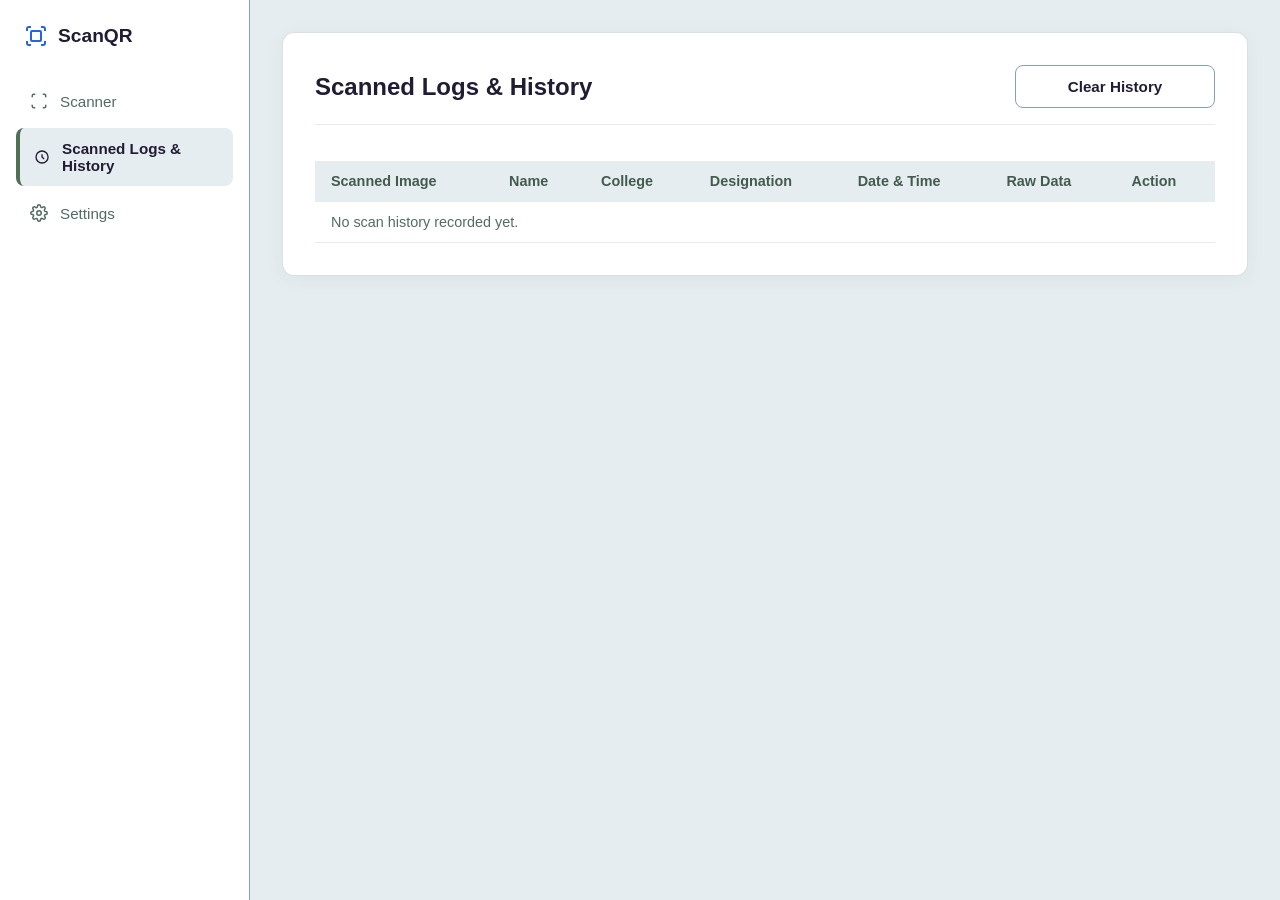
<file: logs.html>
<!DOCTYPE html>
<html lang="en">
<head>
    <meta charset="UTF-8">
    <meta name="viewport" content="width=device-width, initial-scale=1.0">
    <title>ScanQR - History Logs</title>
    <link rel="stylesheet" href="main.css">
</head>
<body>

    <div class="app-layout">
        <!-- Sidebar Navigation -->
        <aside class="sidebar">
            <div class="sidebar-brand">
                <svg width="24" height="24" viewBox="0 0 24 24" fill="none" stroke="#2563eb" stroke-width="2"><path d="M3 7V5a2 2 0 0 1 2-2h2M17 3h2a2 2 0 0 1 2 2v2M21 17v2a2 2 0 0 1-2 2h-2M7 21H5a2 2 0 0 1-2-2v-2"/><rect x="7" y="7" width="10" height="10" rx="1"/></svg>
                <span>ScanQR</span>
            </div>

            <nav class="sidebar-nav">
                <a href="index.html" class="nav-item">
                    <svg width="18" height="18" viewBox="0 0 24 24" fill="none" stroke="currentColor" stroke-width="2"><path d="M3 7V5a2 2 0 0 1 2-2h2M17 3h2a2 2 0 0 1 2 2v2M21 17v2a2 2 0 0 1-2 2h-2M7 21H5a2 2 0 0 1-2-2v-2"/></svg>
                    <span>Scanner</span>
                </a>
                <a href="logs.html" class="nav-item active">
                    <svg width="18" height="18" viewBox="0 0 24 24" fill="none" stroke="currentColor" stroke-width="2"><path d="M12 8v4l3 3m6-3a9 9 0 1 1-18 0 9 9 0 0 1 18 0z"/></svg>
                    <span>Scanned Logs & History</span>
                </a>
                <a href="settings.html" class="nav-item">
                    <svg width="18" height="18" viewBox="0 0 24 24" fill="none" stroke="currentColor" stroke-width="2"><circle cx="12" cy="12" r="3"/><path d="M19.4 15a1.65 1.65 0 0 0 .33 1.82l.06.06a2 2 0 0 1 0 2.83 2 2 0 0 1-2.83 0l-.06-.06a1.65 1.65 0 0 0-1.82-.33 1.65 1.65 0 0 0-1 1.51V21a2 2 0 0 1-2 2 2 2 0 0 1-2-2v-.09A1.65 1.65 0 0 0 9 19.4a1.65 1.65 0 0 0-1.82.33l-.06.06a2 2 0 0 1-2.83 0 2 2 0 0 1 0-2.83l.06-.06a1.65 1.65 0 0 0 .33-1.82 1.65 1.65 0 0 0-1.51-1H3a2 2 0 0 1-2-2 2 2 0 0 1 2-2h.09A1.65 1.65 0 0 0 4.6 9a1.65 1.65 0 0 0-.33-1.82l-.06-.06a2 2 0 0 1 0-2.83 2 2 0 0 1 2.83 0l.06.06a1.65 1.65 0 0 0 1.82.33H9a1.65 1.65 0 0 0 1-1.51V3a2 2 0 0 1 2-2 2 2 0 0 1 2 2v.09a1.65 1.65 0 0 0 1 1.51 1.65 1.65 0 0 0 1.82-.33l.06-.06a2 2 0 0 1 2.83 0 2 2 0 0 1 0 2.83l-.06.06a1.65 1.65 0 0 0-.33 1.82V9a1.65 1.65 0 0 0 1.51 1H21a2 2 0 0 1 2 2 2 2 0 0 1-2 2h-.09a1.65 1.65 0 0 0-1.51 1z"/></svg>
                    <span>Settings</span>
                </a>
            </nav>
        </aside>

        <!-- Main Workspace -->
        <main class="main-content">
            <div class="main-card page-card">
                <div class="page-header">
                    <h2>Scanned Logs & History</h2>
                    <button class="btn btn-outline" id="clearHistoryBtn">Clear History</button>
                </div>

                <div class="logs-container">
                    <table class="logs-table">
                        <thead>
                            <tr>
                                <th>Scanned Image</th>
                                <th>Name</th>
                                <th>College</th>
                                <th>Designation</th>
                                <th>Date & Time</th>
                                <th>Raw Data</th>
                                <th>Action</th>
                            </tr>
                        </thead>
                        <tbody id="logsTableBody">
                            <!-- Populated dynamically from main.js -->
                        </tbody>
                    </table>
                </div>
            </div>
        </main>
    </div>

    <script src="main.js"></script>
</body>
</html>
</file>
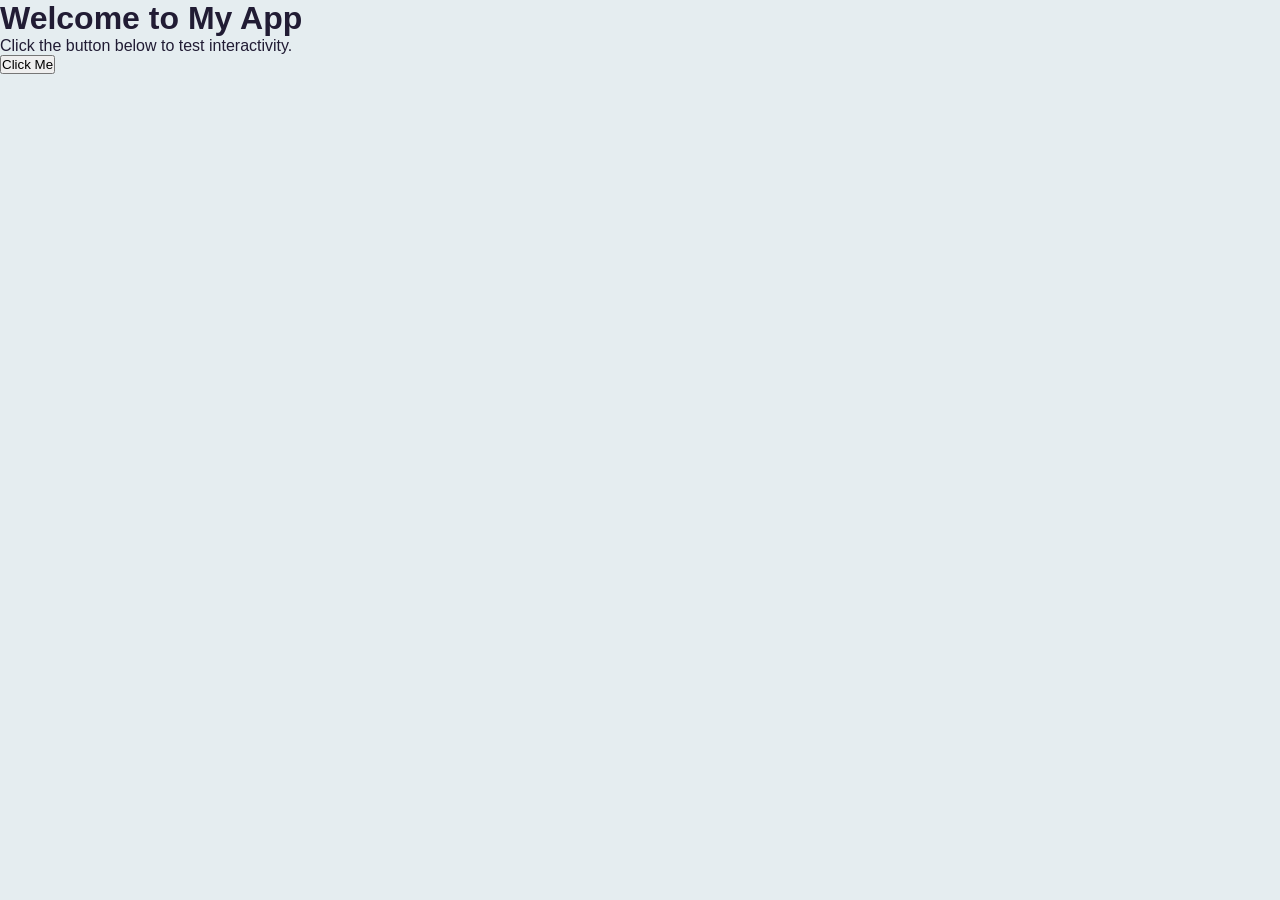
<file: main.html>
<!DOCTYPE html>
<html lang="en">
<head>
  <meta charset="UTF-8">
  <meta name="viewport" content="width=device-width, initial-scale=1.0">
  <title>App Template</title>
  <link rel="stylesheet" href="main.css">
</head>
<body>
  <header>
    <h1>Welcome to My App</h1>
  </header>

  <main id="app">
    <p id="message">Click the button below to test interactivity.</p>
    <button id="actionBtn">Click Me</button>
  </main>

  <script src="main.js"></script>
</body>
</html>
</file>
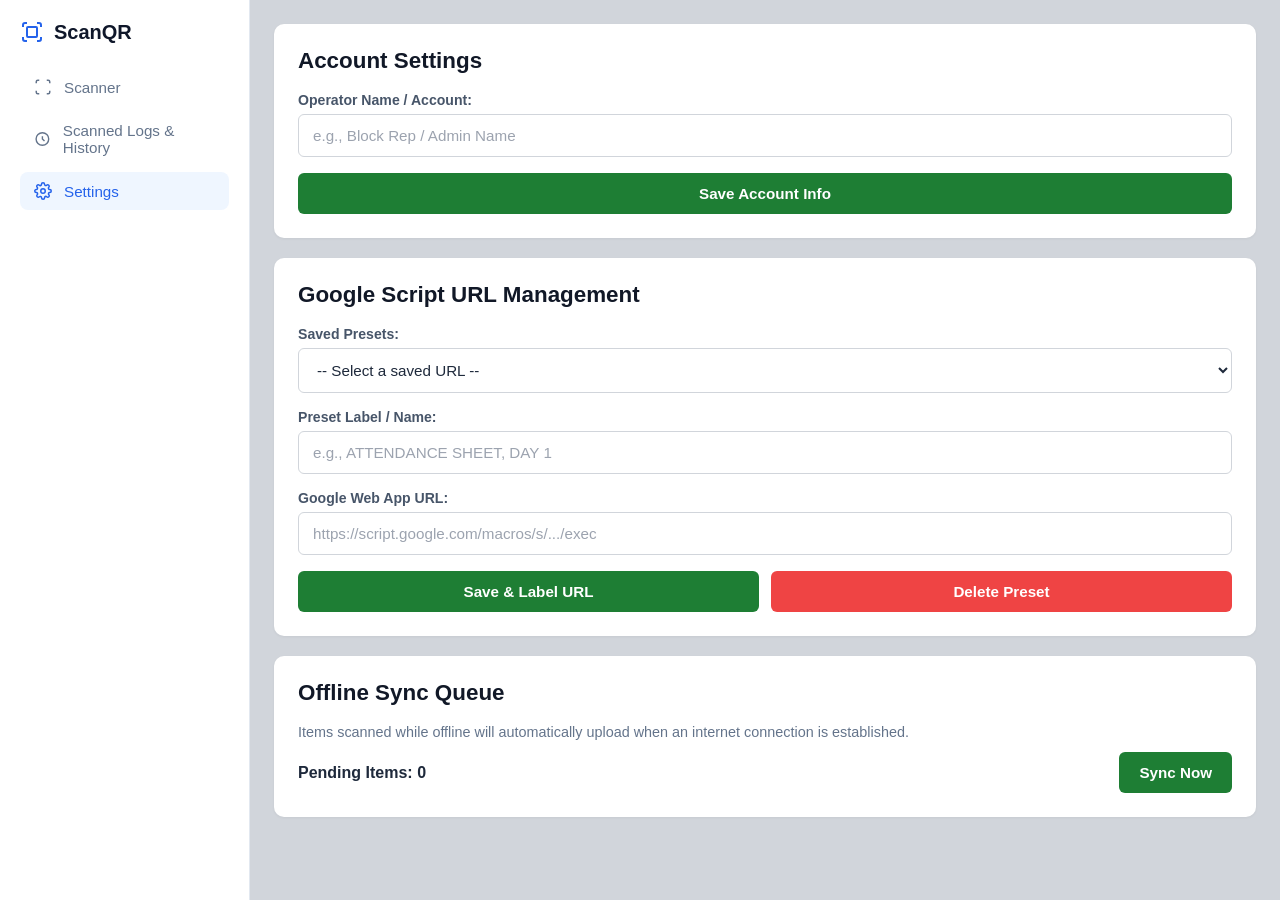
<file: settings.html>
<!DOCTYPE html>
<html lang="en">
<head>
    <meta charset="UTF-8">
    <meta name="viewport" content="width=device-width, initial-scale=1.0">
    <title>ScanQR - Settings</title>
    <link rel="stylesheet" href="settings.css">
</head>
<body>

    <div class="app-layout">
        <!-- Sidebar Navigation -->
        <aside class="sidebar">
            <div class="sidebar-brand">
                <svg width="24" height="24" viewBox="0 0 24 24" fill="none" stroke="#2563eb" stroke-width="2"><path d="M3 7V5a2 2 0 0 1 2-2h2M17 3h2a2 2 0 0 1 2 2v2M21 17v2a2 2 0 0 1-2 2h-2M7 21H5a2 2 0 0 1-2-2v-2"/><rect x="7" y="7" width="10" height="10" rx="1"/></svg>
                <span>ScanQR</span>
            </div>

            <nav class="sidebar-nav">
                <a href="index.html" class="nav-item">
                    <svg width="18" height="18" viewBox="0 0 24 24" fill="none" stroke="currentColor" stroke-width="2"><path d="M3 7V5a2 2 0 0 1 2-2h2M17 3h2a2 2 0 0 1 2 2v2M21 17v2a2 2 0 0 1-2 2h-2M7 21H5a2 2 0 0 1-2-2v-2"/></svg>
                    <span>Scanner</span>
                </a>
                <a href="logs.html" class="nav-item">
                    <svg width="18" height="18" viewBox="0 0 24 24" fill="none" stroke="currentColor" stroke-width="2"><path d="M12 8v4l3 3m6-3a9 9 0 1 1-18 0 9 9 0 0 1 18 0z"/></svg>
                    <span>Scanned Logs & History</span>
                </a>
                <a href="settings.html" class="nav-item active">
                    <svg width="18" height="18" viewBox="0 0 24 24" fill="none" stroke="currentColor" stroke-width="2"><circle cx="12" cy="12" r="3"/><path d="M19.4 15a1.65 1.65 0 0 0 .33 1.82l.06.06a2 2 0 0 1 0 2.83 2 2 0 0 1-2.83 0l-.06-.06a1.65 1.65 0 0 0-1.82-.33 1.65 1.65 0 0 0-1 1.51V21a2 2 0 0 1-2 2 2 2 0 0 1-2-2v-.09A1.65 1.65 0 0 0 9 19.4a1.65 1.65 0 0 0-1.82.33l-.06.06a2 2 0 0 1-2.83 0 2 2 0 0 1 0-2.83l.06-.06a1.65 1.65 0 0 0 .33-1.82 1.65 1.65 0 0 0-1.51-1H3a2 2 0 0 1-2-2 2 2 0 0 1 2-2h.09A1.65 1.65 0 0 0 4.6 9a1.65 1.65 0 0 0-.33-1.82l-.06-.06a2 2 0 0 1 0-2.83 2 2 0 0 1 2.83 0l.06.06a1.65 1.65 0 0 0 1.82.33H9a1.65 1.65 0 0 0 1-1.51V3a2 2 0 0 1 2-2 2 2 0 0 1 2 2v.09a1.65 1.65 0 0 0 1 1.51 1.65 1.65 0 0 0 1.82-.33l.06-.06a2 2 0 0 1 2.83 0 2 2 0 0 1 0 2.83l-.06.06a1.65 1.65 0 0 0-.33 1.82V9a1.65 1.65 0 0 0 1.51 1H21a2 2 0 0 1 2 2 2 2 0 0 1-2 2h-.09a1.65 1.65 0 0 0-1.51 1z"/></svg>
                    <span>Settings</span>
                </a>
            </nav>
        </aside>

        <!-- Main Workspace -->
        <main class="main-content">
            
            <!-- Section 1: Account Settings -->
            <div class="settings-card">
                <h2>Account Settings</h2>
                <div class="form-group">
                    <label for="operatorName">Operator Name / Account:</label>
                    <input type="text" id="operatorName" placeholder="e.g., Block Rep / Admin Name" />
                </div>
                <button type="button" id="saveAccountBtn" class="btn btn-green btn-full">Save Account Info</button>
            </div>

            <!-- Section 2: Google Script URL Management -->
            <div class="settings-card">
                <h2>Google Script URL Management</h2>
                
                <div class="form-group">
                    <label for="savedPresetsSelect">Saved Presets:</label>
                    <select id="savedPresetsSelect">
                        <option value="">-- Select a saved URL --</option>
                    </select>
                </div>

                <div class="form-group">
                    <label for="presetLabel">Preset Label / Name:</label>
                    <input type="text" id="presetLabel" placeholder="e.g., ATTENDANCE SHEET, DAY 1" />
                </div>

                <div class="form-group">
                    <label for="webAppUrl">Google Web App URL:</label>
                    <input type="url" id="webAppUrl" placeholder="https://script.google.com/macros/s/.../exec" />
                </div>

                <div class="button-row">
                    <button type="button" id="savePresetBtn" class="btn btn-green">Save & Label URL</button>
                    <button type="button" id="deletePresetBtn" class="btn btn-danger">Delete Preset</button>
                </div>
            </div>
            <!-- Section 3: Offline Queue Status -->
<div class="settings-card">
    <h2>Offline Sync Queue</h2>
    <p style="color: #64748b; font-size: 0.9rem; margin-bottom: 12px;">
        Items scanned while offline will automatically upload when an internet connection is established.
    </p>
    <div style="display: flex; align-items: center; justify-content: space-between;">
        <span id="queueStatusText" style="font-weight: 600; color: #1e293b;">Pending Items: 0</span>
        <button type="button" id="manualSyncBtn" class="btn btn-green">Sync Now</button>
    </div>
</div>

        </main>
    </div>

    <script src="settings.js"></script>
</body>
</html>
</file>
<file: main.css>
/* ==========================================================================
   PALETTE VARIABLES
   ========================================================================== */
:root {
    --color-light-green-1: #A9CD9E;
    --color-light-green-2: #61dc3f;
    --color-dark-green-1:  #211c34;
    --color-bg-light:      #E5EDF0;
    --color-sage-1:        #6F866C;
    --color-sage-2:        #435B4D;
    --color-forest:        #506F57;
    --color-slate-green:   #84A3A6;
    --color-dark-slate:    #526B65;
    
    --color-danger:        #D9534F;
    --color-danger-hover:  #C9302C;
}

* {
    box-sizing: border-box;
    margin: 0;
    padding: 0;
    font-family: -apple-system, BlinkMacSystemFont, "Segoe UI", Roboto, Helvetica, Arial, sans-serif;
}

body {
    background-color: var(--color-bg-light);
    color: var(--color-dark-green-1);
    min-height: 100vh;
}

/* App Dashboard Layout */
.app-layout {
    display: flex;
    min-height: 100vh;
}

/* Sidebar Styles */
.sidebar {
    width: 250px;
    background-color: #ffffff;
    border-right: 1px solid var(--color-slate-green);
    padding: 24px 16px;
    display: flex;
    flex-direction: column;
    gap: 32px;
}

.sidebar-brand {
    display: flex;
    align-items: center;
    gap: 10px;
    font-weight: 700;
    font-size: 1.2rem;
    color: var(--color-dark-green-1);
    padding-left: 8px;
}

.sidebar-nav {
    display: flex;
    flex-direction: column;
    gap: 6px;
}

.nav-item {
    display: flex;
    align-items: center;
    gap: 12px;
    padding: 12px 14px;
    border-radius: 8px;
    color: var(--color-dark-slate);
    text-decoration: none;
    font-size: 0.95rem;
    font-weight: 500;
    transition: all 0.2s ease;
}

.nav-item:hover {
    background-color: var(--color-bg-light);
    color: var(--color-dark-green-1);
}

.nav-item.active {
    background-color: var(--color-bg-light);
    color: var(--color-dark-green-1);
    font-weight: 600;
    border-left: 4px solid var(--color-forest);
}
.sidebar-nav .install-btn {
    width: 100%;
    background: transparent;
    border: none;
    cursor: pointer;
    color: inherit;
    font-size: inherit;
    font-family: inherit;
    text-align: left;
}
/* Main Workspace */
.main-content {
    flex: 1;
    padding: 32px;
    display: flex;
    justify-content: center;
    align-items: flex-start;
}

.main-card {
    background: #ffffff;
    width: 100%;
    max-width: 1000px;
    border-radius: 12px;
    border: 1px solid rgba(82, 107, 101, 0.2);
    box-shadow: 0 4px 20px rgba(28, 52, 44, 0.05);
    overflow: hidden;
    display: flex;
    flex-direction: column;
}

.page-card {
    padding: 32px;
}

.page-header {
    display: flex;
    justify-content: space-between;
    align-items: center;
    margin-bottom: 24px;
    border-bottom: 1px solid var(--color-bg-light);
    padding-bottom: 16px;
}

/* Tabs Top Bar */
.top-bar {
    display: flex;
    justify-content: space-between;
    align-items: center;
    padding: 0 24px;
    border-bottom: 1px solid var(--color-bg-light);
    background: #ffffff;
}

.tab-group {
    display: flex;
    gap: 16px;
}

.tab-btn {
    display: flex;
    align-items: center;
    gap: 8px;
    padding: 16px 8px;
    border: none;
    background: transparent;
    color: var(--color-dark-slate);
    font-weight: 500;
    font-size: 0.95rem;
    cursor: pointer;
    position: relative;
    transition: color 0.2s ease;
}

.tab-btn.active {
    color: var(--color-dark-green-1);
    font-weight: 600;
}

.tab-btn.active::after {
    content: '';
    position: absolute;
    bottom: -1px;
    left: 0;
    right: 0;
    height: 3px;
    background-color: var(--color-forest);
    border-radius: 3px 3px 0 0;
}

.tab-btn .icon-box {
    display: flex;
    align-items: center;
    justify-content: center;
    padding: 4px;
    border-radius: 6px;
    background: var(--color-bg-light);
    color: var(--color-sage-2);
}

.tab-btn.active .icon-box {
    background: var(--color-light-green-1);
    color: var(--color-dark-green-1);
}

.privacy-tag {
    font-size: 0.85rem;
    color: var(--color-dark-slate);
}

/* Content Body */
.content-body {
    display: flex;
    padding: 24px;
    gap: 24px;
}

.left-panel, .right-panel {
    flex: 1;
    display: flex;
    flex-direction: column;
}

.right-panel {
    border-left: 1px solid var(--color-bg-light);
    padding-left: 24px;
}

/* Panel Display Controls */
.view-panel {
    display: flex;
    flex-direction: column;
    gap: 16px;
    height: 100%;
}

.view-panel[hidden] {
    display: none !important;
}

/* --- FULL & RESPONSIVE CAMERA VIEW --- */
.preview-box {
    position: relative;
    width: 100%;
    min-height: 320px;
    height: 100%;
    aspect-ratio: 4 / 3;
    background-color: var(--color-dark-green-1);
    border-radius: 12px;
    overflow: hidden;
    display: flex;
    align-items: center;
    justify-content: center;
}

/* --- Preview Box & Dropzone Containers --- */
.preview-box, 
.drop-zone {
    position: relative;
    width: 100%;
    height: 320px;
    background-color: var(--color-dark-green-1);
    border-radius: 12px;
    border: 1px solid var(--color-slate-green);
    overflow: hidden;
    display: flex;
    align-items: center;
    justify-content: center;
}

/* --- FORCE VIDEO TO FILL THE ENTIRE PREVIEW BOX --- */
.preview-box video {
    position: absolute;
    top: 0;
    left: 0;
    width: 100% !important;
    height: 100% !important;
    object-fit: cover !important;
    z-index: 1;
}

/* --- CAMERA OFF STATE CONTAINER --- */
.camera-off-state {
    position: absolute;
    inset: 0;
    width: 100%;
    height: 100%;
    display: flex;
    flex-direction: column;
    align-items: center;
    justify-content: center;
    background-color: var(--color-bg-light);
    color: var(--color-dark-slate);
    z-index: 2;
}

/* --- DROP ZONE STYLES --- */
.drop-zone {
    border: 1.5px dashed var(--color-slate-green);
    background-color: var(--color-bg-light);
    cursor: pointer;
    flex-direction: column;
    gap: 8px;
    transition: all 0.2s ease;
}
.upload-icon-wrapper { margin-bottom: 8px; }
.formats-text { font-size: 0.8rem; color: var(--color-dark-slate); }

#video { width: 100%; height: 100%; object-fit: cover;}

/* Bounding Box Overlay */
.qr-bounding-box {
    position: absolute;
    pointer-events: none;
    z-index: 10;
    transition: all 0.1s ease-out;
    box-shadow: inset 0 0 12px rgba(132, 175, 120, 0.4);
}

.qr-bounding-box .corner {
    position: absolute; 
    width: 24px; 
    height: 24px; 
    border-color: var(--color-light-green-1); 
    border-style: solid;
}

.qr-bounding-box .top-left { top: -2px; left: -2px; border-width: 4px 0 0 4px; }
.qr-bounding-box .top-right { top: -2px; right: -2px; border-width: 4px 4px 0 0; }
.qr-bounding-box .bottom-left { bottom: -2px; left: -2px; border-width: 0 0 4px 4px; }
.qr-bounding-box .bottom-right { bottom: -2px; right: -2px; border-width: 0 4px 4px 0; }

.laser-line {
    position: absolute; 
    top: 0; 
    left: 0; 
    width: 100%; 
    height: 3px;
    background: var(--color-light-green-1);
    box-shadow: 0 0 8px var(--color-light-green-1);
    animation: scanLaser 2s infinite ease-in-out;
}

@keyframes scanLaser {
    0% { top: 0%; } 50% { top: 100%; } 100% { top: 0%; }
}

.placeholder-state { display: flex; flex-direction: column; align-items: center; gap: 8px; }
.off-title { color: var(--color-sage-2); font-size: 0.9rem; font-weight: 500; }
.off-title.bold { color: var(--color-dark-green-1); font-weight: 600; font-size: 1.05rem; }
.off-sub { color: var(--color-dark-slate); font-size: 0.85rem; }

/* Control Buttons */
.camera-controls, .image-controls { display: flex; gap: 12px; }

.btn {
    padding: 12px 20px;
    border-radius: 8px;
    font-size: 0.95rem;
    font-weight: 600;
    cursor: pointer;
    border: none;
    display: flex;
    align-items: center;
    justify-content: center;
    gap: 8px;
    text-decoration: none;
    transition: background-color 0.2s ease, transform 0.1s ease;
}

.btn:active {
    transform: scale(0.98);
}

.btn-primary { 
    background-color: var(--color-forest); 
    color: #ffffff; 
    flex: 1; 
}
.btn-primary:hover { 
    background-color: var(--color-sage-2); 
}

.btn-outline { 
    background-color: #ffffff; 
    border: 1px solid var(--color-slate-green); 
    color: var(--color-dark-green-1); 
    flex: 1; 
    max-width: 200px;
    width: 100%;
}
.btn-outline:hover { 
    background-color: var(--color-bg-light); 
}

.btn-icon { 
    background: #ffffff; 
    border: 1px solid var(--color-slate-green); 
    color: var(--color-dark-slate); 
    width: 46px; 
    padding: 0; 
}
.btn-icon:hover {
    background-color: var(--color-bg-light);
    color: var(--color-dark-green-1);
}
.btn-icon:disabled { opacity: 0.5; cursor: not-allowed; }

.camera-select-wrapper { margin-top: 4px; }
.camera-dropdown {
    padding: 8px 12px;
    border: 1px solid var(--color-slate-green);
    border-radius: 6px;
    font-size: 0.85rem;
    color: var(--color-dark-green-1);
    background-color: #ffffff;
    outline: none;
}

.camera-dropdown:focus {
    border-color: var(--color-forest);
}

/* Results Display */
.result-header { display: flex; justify-content: space-between; align-items: center; }
.result-header h2 { font-size: 1.1rem; color: var(--color-dark-green-1); font-weight: 600; }

.btn-history {
    background: var(--color-bg-light);
    border: 1px solid var(--color-slate-green);
    padding: 6px 12px;
    border-radius: 6px;
    font-size: 0.85rem;
    color: var(--color-dark-green-1);
    text-decoration: none;
    display: flex;
    align-items: center;
    gap: 6px;
}
.btn-history:hover {
    background-color: #ffffff;
}

.badge-dot { width: 8px; height: 8px; background-color: var(--color-light-green-2); border-radius: 50%; }

.status-indicator { display: flex; align-items: center; gap: 8px; margin-top: 12px; font-size: 0.85rem; color: var(--color-dark-slate); }
.status-dot { width: 6px; height: 6px; background-color: var(--color-slate-green); border-radius: 50%; }
.status-indicator.active .status-dot { background-color: var(--color-light-green-2); }

.result-display-area {
    margin-top: 16px;
    height: 290px;
    background-color: var(--color-bg-light);
    border: 1px solid var(--color-slate-green);
    border-radius: 8px;
    padding: 16px;
    color: var(--color-dark-green-1);
    font-size: 0.95rem;
    word-break: break-all;
    overflow-y: auto;
}

.placeholder-text { color: var(--color-dark-slate); font-style: italic; }

.btn-primary-light { 
    margin-top: 16px; 
    background-color: var(--color-sage-1); 
    color: #ffffff; 
    width: 100%; 
    padding: 14px; 
}
.btn-primary-light:hover {
    background-color: var(--color-sage-2);
}
.btn-primary-light:disabled { 
    background-color: var(--color-slate-green); 
    cursor: not-allowed; 
    opacity: 0.7;
}

/* Footer */
.app-footer {
    padding: 12px 24px;
    background: #ffffff;
    border-top: 1px solid var(--color-bg-light);
    font-size: 0.8rem;
    color: var(--color-dark-slate);
    display: flex;
    align-items: center;
    gap: 8px;
}

/* History Logs Table Styles */
.logs-table {
    width: 100%;
    border-collapse: collapse;
    margin-top: 12px;
}

.logs-table th, .logs-table td {
    padding: 12px 16px;
    text-align: left;
    border-bottom: 1px solid var(--color-bg-light);
    font-size: 0.9rem;
}

.logs-table th {
    background-color: var(--color-bg-light);
    color: var(--color-sage-2);
    font-weight: 600;
}

.empty-msg {
    text-align: center;
    color: var(--color-dark-slate);
    padding: 24px;
}

/* Settings Settings Styles */
.settings-list {
    display: flex;
    flex-direction: column;
    gap: 20px;
}

.setting-item {
    display: flex;
    justify-content: space-between;
    align-items: center;
    padding-bottom: 16px;
    border-bottom: 1px solid var(--color-bg-light);
}

.setting-item h4 { font-size: 0.95rem; color: var(--color-dark-green-1); margin-bottom: 4px; }
.setting-item p { font-size: 0.85rem; color: var(--color-dark-slate); }

.toggle-checkbox {
    width: 20px;
    height: 20px;
    accent-color: var(--color-forest);
    cursor: pointer;
}

/* Log Table Image & Tag Styles */
.log-thumb-img {
    width: 48px;
    height: 48px;
    object-fit: cover;
    border-radius: 6px;
    border: 1px solid var(--color-slate-green);
    display: block;
}

.log-no-img {
    width: 48px;
    height: 48px;
    border-radius: 6px;
    background-color: var(--color-bg-light);
    color: var(--color-dark-slate);
    font-size: 0.7rem;
    display: flex;
    align-items: center;
    justify-content: center;
    text-align: center;
}

.badge-college {
    background-color: var(--color-light-green-1);
    color: var(--color-dark-green-1);
    padding: 3px 8px;
    border-radius: 4px;
    font-weight: 600;
    font-size: 0.8rem;
    display: inline-block;
}

.raw-data-cell {
    max-width: 180px;
    white-space: nowrap;
    overflow: hidden;
    text-overflow: ellipsis;
    color: var(--color-dark-slate);
    font-size: 0.82rem;
}

.btn-sm {
    padding: 6px 12px;
    font-size: 0.8rem;
}

/* --- TOAST NOTIFICATION STYLES --- */
.toast-container {
    position: fixed;
    top: 20px;
    right: 20px;
    z-index: 9999;
    display: flex;
    flex-direction: column;
    gap: 10px;
}

.toast {
    display: flex;
    align-items: center;
    gap: 10px;
    padding: 12px 20px;
    border-radius: 8px;
    color: #ffffff;
    font-weight: 600;
    font-size: 0.95rem;
    box-shadow: 0 10px 15px -3px rgba(28, 52, 44, 0.2);
    transform: translateX(120%);
    transition: transform 0.3s cubic-bezier(0.175, 0.885, 0.32, 1.275);
}

.toast.show {
    transform: translateX(0);
}

.toast-success {
    background-color: var(--color-forest);
    border: 1px solid var(--color-light-green-1);
}

.toast-error {
    background-color: var(--color-danger);
}

/* ==========================================================================
   RESPONSIVE MEDIA QUERIES
   ========================================================================== */

/* 1. Large Desktops & Wide Monitors (min-width: 1200px) */
@media screen and (min-width: 1200px) {
    .main-content {
        max-width: 1200px;
        margin: 0 auto;
    }
}

/* 2. Tablets & Small Laptops (max-width: 992px) */
@media screen and (max-width: 992px) {
    .app-layout {
        flex-direction: column;
    }

    /* Sidebar converts into a top navigation bar */
    .sidebar {
        width: 100%;
        height: auto;
        padding: 12px 20px;
        flex-direction: row;
        align-items: center;
        justify-content: space-between;
        position: sticky;
        top: 0;
        z-index: 100;
    }

    .sidebar-brand {
        margin-bottom: 0;
    }

    .sidebar-nav {
        flex-direction: row;
        gap: 8px;
    }

    .nav-item {
        padding: 8px 12px;
        font-size: 0.85rem;
    }

    .main-content {
        padding: 16px;
        width: 100%;
    }
    
    .content-body {
        flex-direction: column;
        padding: 24px;
        gap: 24px;
    }

    .preview-box, 
    .drop-zone {
        height: 320px;
    }
}

/* 3. Mobile Devices / Smartphones (max-width: 768px) */
@media screen and (max-width: 768px) {
    .page-header {
        flex-direction: column;
        align-items: flex-start;
        gap: 10px;
    }

    .preview-box, 
    .drop-zone {
        height: 280px;
    }

    .logs-container {
        overflow-x: auto;
        -webkit-overflow-scrolling: touch;
    }

    .logs-table {
        min-width: 600px;
        font-size: 0.85rem;
    }

    .toast-container {
        top: 10px;
        right: 10px;
        left: 10px;
    }

    .toast {
        width: 100%;
        justify-content: center;
        box-sizing: border-box;
    }
}

/* 4. Small Mobile Phones (max-width: 480px) */
@media screen and (max-width: 480px) {
    .sidebar {
        flex-direction: column;
        gap: 10px;
        padding: 10px;
        position: sticky;
    }

    .sidebar-nav {
        width: 100%;
        justify-content: space-around;
    }

    .nav-item span {
        font-size: 0.75rem;
    }

    .preview-box, 
    .drop-zone {
        height: 240px;
    }

    .btn {
        width: 100%;
        justify-content: center;
    }
}
</file>
<file: settings.css>
/* ==========================================================================
   SETTINGS PAGE STYLES (MATCHING MAIN THEME)
   ========================================================================== */

* {
    box-sizing: border-box;
    margin: 0;
    padding: 0;
    font-family: -apple-system, BlinkMacSystemFont, "Segoe UI", Roboto, Helvetica, Arial, sans-serif;
}

body {
    background-color: #d1d5db; /* Neutral grayish background */
    color: #1e293b;
    min-height: 100vh;
}

/* Layout Grid */
.app-layout {
    display: flex;
    min-height: 100vh;
}

/* Sidebar Styles */
.sidebar {
    width: 250px;
    background-color: #ffffff;
    border-right: 1px solid #e2e8f0;
    padding: 20px;
    display: flex;
    flex-direction: column;
    flex-shrink: 0;
}

.sidebar-brand {
    display: flex;
    align-items: center;
    gap: 10px;
    font-size: 1.25rem;
    font-weight: 700;
    color: #0f172a;
    margin-bottom: 24px;
}

.sidebar-nav {
    display: flex;
    flex-direction: column;
    gap: 6px;
}

.nav-item {
    display: flex;
    align-items: center;
    gap: 12px;
    padding: 10px 14px;
    border-radius: 8px;
    color: #64748b;
    text-decoration: none;
    font-weight: 500;
    font-size: 0.95rem;
    transition: all 0.2s ease;
}

.nav-item:hover {
    background-color: #f1f5f9;
    color: #0f172a;
}

.nav-item.active {
    background-color: #eff6ff;
    color: #2563eb;
}

/* Main Content Wrapper */
.main-content {
    flex: 1;
    padding: 24px;
    display: flex;
    flex-direction: column;
    gap: 20px;
    max-width: 900px;
}

/* Cards */
.settings-card {
    background-color: #ffffff;
    border-radius: 10px;
    padding: 24px;
    box-shadow: 0 1px 3px rgba(0, 0, 0, 0.05);
}

.settings-card h2 {
    font-size: 1.4rem;
    font-weight: 800;
    color: #111827;
    margin-bottom: 18px;
}

/* Form Controls */
.form-group {
    margin-bottom: 16px;
}

.form-group label {
    display: block;
    font-size: 0.88rem;
    font-weight: 600;
    color: #475569;
    margin-bottom: 6px;
}

input[type="text"],
input[type="url"],
select {
    width: 100%;
    padding: 12px 14px;
    font-size: 0.95rem;
    border: 1px solid #d1d5db;
    border-radius: 6px;
    background-color: #ffffff;
    color: #1e293b;
    outline: none;
    transition: border-color 0.2s ease, box-shadow 0.2s ease;
}

input:focus,
select:focus {
    border-color: #111827;
    box-shadow: 0 0 0 2px rgba(17, 24, 39, 0.1);
}

input::placeholder {
    color: #9ca3af;
}

/* Buttons */
.btn {
    padding: 12px 20px;
    font-size: 0.95rem;
    font-weight: 700;
    border: none;
    border-radius: 6px;
    cursor: pointer;
    transition: filter 0.2s ease, transform 0.1s ease;
}

.btn:active {
    transform: scale(0.99);
}

.btn-green {
    background-color: #1e7e34;
    color: #ffffff;
}

.btn-green:hover {
    background-color: #155724;
}

.btn-danger {
    background-color: #ef4444;
    color: #ffffff;
}

.btn-danger:hover {
    background-color: #dc2626;
}

.btn-full {
    width: 100%;
}

.button-row {
    display: flex;
    gap: 12px;
    margin-top: 10px;
}

.button-row .btn {
    flex: 1;
}

/* Toast Notifications */
.toast-container {
    position: fixed;
    top: 20px;
    right: 20px;
    z-index: 9999;
    display: flex;
    flex-direction: column;
    gap: 10px;
}

.toast {
    display: flex;
    align-items: center;
    gap: 10px;
    padding: 12px 20px;
    border-radius: 8px;
    color: #ffffff;
    font-weight: 600;
    font-size: 0.95rem;
    box-shadow: 0 10px 15px -3px rgba(0, 0, 0, 0.2);
    transform: translateX(120%);
    transition: transform 0.3s cubic-bezier(0.175, 0.885, 0.32, 1.275);
}

.toast.show {
    transform: translateX(0);
}

.toast-success {
    background-color: #10b981;
}

.toast-error {
    background-color: #ef4444;
}
/* 1. Large Desktops & Wide Monitors (min-width: 1200px) */
@media screen and (min-width: 1200px) {
    .main-content {
        max-width: 1200px;
        margin: 0 auto;
    }
}

/* 2. Tablets & Small Laptops (max-width: 992px) */
@media screen and (max-width: 992px) {
    .app-layout {
        flex-direction: column;
    }

    /* Sidebar converts into a top navigation bar */
    .sidebar {
        width: 100%;
        height: auto;
        padding: 12px 20px;
        flex-direction: row;
        align-items: center;
        justify-content: space-between;
        position: sticky;
        top: 0;
        z-index: 100;
    }

    .sidebar-brand {
        margin-bottom: 0;
    }

    .sidebar-nav {
        flex-direction: row;
        gap: 8px;
             position: sticky;
    }

    .nav-item {
        padding: 8px 12px;
        font-size: 0.85rem;
    }

    .main-content {
        padding: 16px;
        width: 100%;
    }
    .main-content {
        max-width: 992px;
        margin: 0 auto;
    }
    .content-body {
    flex-direction: column;
    padding: 24px;
    gap: 24px;
}

    .preview-box, 
    .drop-zone {
        height: 320px;
    }
}

/* 3. Mobile Devices / Smartphones (max-width: 768px) */
@media screen and (max-width: 768px) {
    /* Stack controls and adjust font sizing */
    .page-header {
        flex-direction: column;
        align-items: flex-start;
        gap: 10px;
    }
    .main-content {
        max-width: 768px;
        margin: 0 auto;
    }

    .preview-box, 
    .drop-zone {
        height: 280px; /* Reduces camera/box height for smaller phone screens */
    }

    /* Table adjustments for smaller screens */
    .logs-container {
        overflow-x: auto; /* Adds horizontal scrolling if content overflows */
        -webkit-overflow-scrolling: touch;
    }

    .logs-table {
        min-width: 600px; /* Keeps readable layout inside scroll view */
        font-size: 0.85rem;
    }

    /* Toast notification position adjustments */
    .toast-container {
        top: 10px;
        right: 10px;
        left: 10px;
    }

    .toast {
        width: 100%;
        justify-content: center;
        box-sizing: border-box;
    }
}

/* 4. Small Mobile Phones (max-width: 480px) */
@media screen and (max-width: 480px) {
    .sidebar {
        flex-direction: column;
        gap: 10px;
        padding: 10px;
    }
.main-content {
        max-width: 480px;
        margin: 0 auto;
    }
    .sidebar-nav {
        width: 100%;
        justify-content: space-around;
        position: sticky;
    }

    .nav-item span {
        font-size: 0.75rem;
    }

    .preview-box, 
    .drop-zone {
        height: 240px;
    }

    .btn {
        width: 100%; /* Make buttons full width for easier touch targets */
        justify-content: center;
    }
}
</file>
